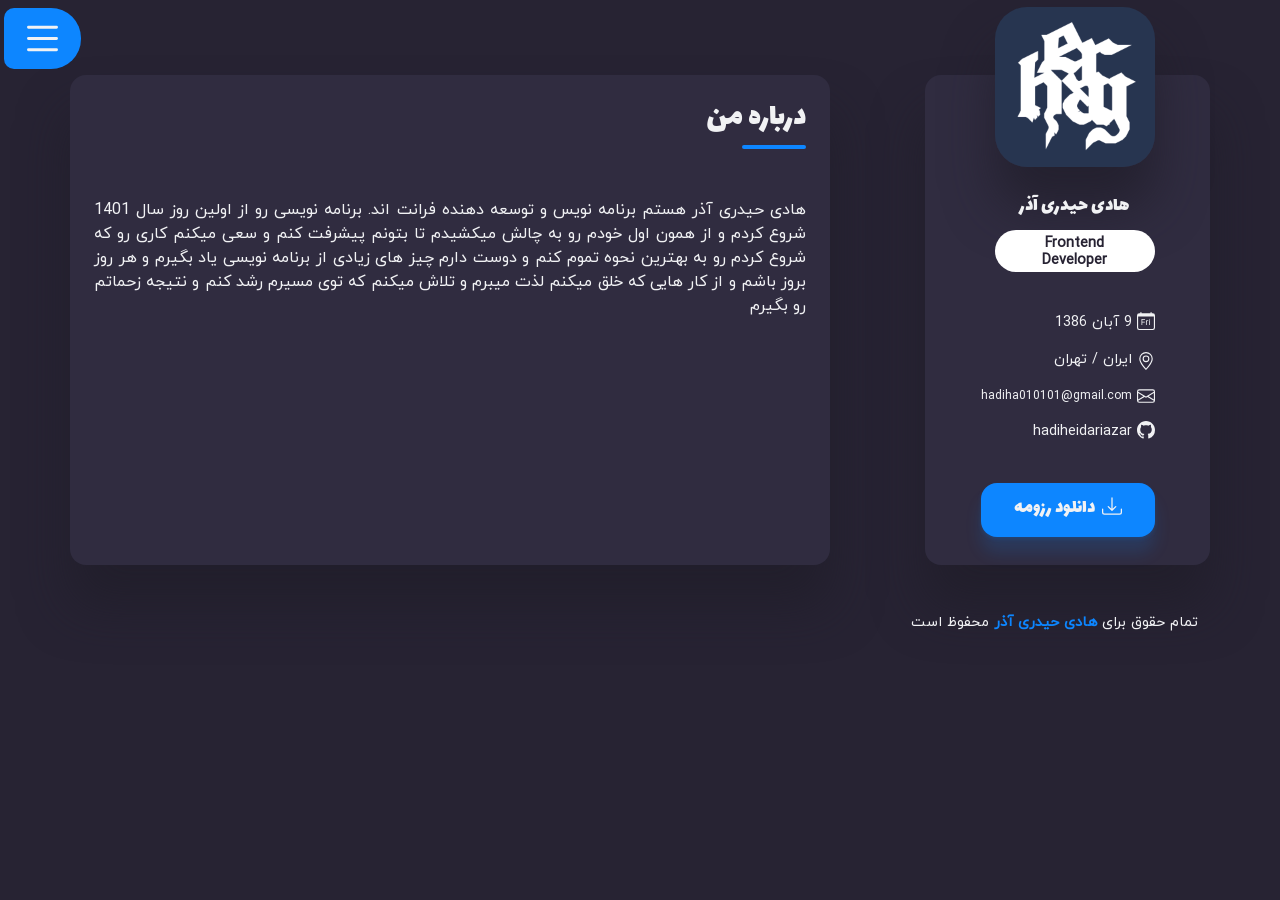
<file: index.html>
<!DOCTYPE html>
<html dir="rtl" lang="en">

<head>
    <meta charset="UTF-8">
    <meta http-equiv="X-UA-Compatible" content="IE=edge">
    <meta name="viewport" content="width=device-width, initial-scale=1.0">
    <link rel="stylesheet" href="./css/bootstrap.rtl.min.css">
    <link rel="stylesheet" href="./css/style.css">
    <link rel="icon" href="./image/hadiheidariazar.jpg">
    
    <!-- Primary Meta Tags -->
    <title> سایت شخصی هادی حیدری آذر </title>
    <meta name="title" content="Meta Tags — Preview, Edit and Generate" />
    <meta name="description" content="سایت شخصی هادی حیدری آذر برنامه نویس و توسعه دهنده فرانت اند">
    <meta name="keywords"
    content="هادی حیدری آذر, توسعه دهنده فرانت اند, فرانت اند دولوپر, برنامه نویس, hadiheidariazar, frontend developer, programmer">

    <!-- Open Graph / Facebook -->
    <meta property="og:type" content="website" />
    <meta property="og:url" content="https://hadiheidariazar.github.io/hadiheidariazar/" />
    <meta property="og:title" content="سایت شخصی هادی حیدری آذر" />
    <meta property="og:description"
        content="سایت شخصی هادی حیدری آذر برنامه نویس و توسعه دهنده فرانت اند" />
    <meta property="og:image" content="./image/hadiheidariazar.jpg" />

    <!-- Twitter -->
    <meta property="twitter:card" content="summary_large_image" />
    <meta property="twitter:url" content="https://hadiheidariazar.github.io/hadiheidariazar/" />
    <meta property="twitter:title" content="سایت شخصی هادی حیدری آذر" />
    <meta property="twitter:description" content="سایت شخصی هادی حیدری آذر برنامه نویس و توسعه دهنده فرانت اند" />
    <meta property="twitter:image" content="./image/hadiheidariazar.jpg" />

</head>

<body class="px-3 px-sm-0 d-lg-flex align-items-center">

    <div class="loader d-flex justify-content-center align-items-center">
        <div class="spinner-grow bg-blue" role="status">
            <span class="visually-hidden">Loading...</span>
        </div>
    </div>

    <header class="fixed-top mx-1 mt-2">
        <div class="menu bg-blue px-2 px-sm-3 py-1 py-sm-2">

            <svg xmlns="http://www.w3.org/2000/svg" width="45" height="45" fill="currentColor"
                class="bi bi-list icon-menu float-end" viewBox="0 0 16 16" style="cursor: pointer;">
                <path fill-rule="evenodd"
                    d="M2.5 12a.5.5 0 0 1 .5-.5h10a.5.5 0 0 1 0 1H3a.5.5 0 0 1-.5-.5zm0-4a.5.5 0 0 1 .5-.5h10a.5.5 0 0 1 0 1H3a.5.5 0 0 1-.5-.5zm0-4a.5.5 0 0 1 .5-.5h10a.5.5 0 0 1 0 1H3a.5.5 0 0 1-.5-.5z" />
            </svg>

            <ul class="menu-items none">
                <li>
                    <a class="page-link fs-7" href="./index.html"> درباره من </a>
                </li>
                <li>
                    <a class="page-link fs-7" href="./mySkills.html"> مهارت های من </a>
                </li>
                <li>
                    <a class="page-link fs-7" href="./contactMe.html"> ارتباط با من </a>
                </li>
                <li>
                    <a class="page-link fs-7" href="sampleWorks.html"> نمونه کارها </a>
                </li>
            </ul>
        </div>
    </header>

    <div class="container">
        <div class="row my-5">

            <!-- Section My Profile -->
            <div class="col-12 p-1 col-lg-3 bg-box shadow border-radius justify-content-center d-flex">

                <div class="my-profile text-center d-grid justify-content-center">

                    <div class="section-my-profile text-center">
                        <img src="./image/hadiheidariazar.jpg" alt="My Image" class="shadow">

                        <h4 class="f-lalezar fs-5 mt-4"> هادی حیدری آذر </h4>
                        <h4 class="fw-bold d-inline-block px-3 py-1 fs-7 bg-white font-black mt-1 rounded-pill">
                            Frontend Developer </h4>
                    </div>

                    <div class="my-specifications text-lg-start d-flex justify-content-center mt-4">
                        <div class="row d-flex d-lg-grid">
                            <div class="col-12 col-md-6 col-lg-12 my-2">

                                <svg xmlns="http://www.w3.org/2000/svg" width="18" height="18" fill="currentColor"
                                    class="bi bi-calendar-day mb-1" viewBox="0 0 16 16">
                                    <path
                                        d="M4.684 11.523v-2.3h2.261v-.61H4.684V6.801h2.464v-.61H4v5.332h.684zm3.296 0h.676V8.98c0-.554.227-1.007.953-1.007.125 0 .258.004.329.015v-.613a1.806 1.806 0 0 0-.254-.02c-.582 0-.891.32-1.012.567h-.02v-.504H7.98v4.105zm2.805-5.093c0 .238.192.425.43.425a.428.428 0 1 0 0-.855.426.426 0 0 0-.43.43zm.094 5.093h.672V7.418h-.672v4.105z" />
                                    <path
                                        d="M3.5 0a.5.5 0 0 1 .5.5V1h8V.5a.5.5 0 0 1 1 0V1h1a2 2 0 0 1 2 2v11a2 2 0 0 1-2 2H2a2 2 0 0 1-2-2V3a2 2 0 0 1 2-2h1V.5a.5.5 0 0 1 .5-.5zM1 4v10a1 1 0 0 0 1 1h12a1 1 0 0 0 1-1V4H1z" />
                                </svg>

                                <span class="fs-7 date-birth" title="تاریخ تولد"> 9 آبان 1386 </span>
                            </div>
                            <div class="col-12 col-md-6 col-lg-12 my-2">

                                <svg xmlns="http://www.w3.org/2000/svg" width="18" height="18" fill="currentColor"
                                    class="bi bi-geo-alt" viewBox="0 0 16 16">
                                    <path
                                        d="M12.166 8.94c-.524 1.062-1.234 2.12-1.96 3.07A31.493 31.493 0 0 1 8 14.58a31.481 31.481 0 0 1-2.206-2.57c-.726-.95-1.436-2.008-1.96-3.07C3.304 7.867 3 6.862 3 6a5 5 0 0 1 10 0c0 .862-.305 1.867-.834 2.94zM8 16s6-5.686 6-10A6 6 0 0 0 2 6c0 4.314 6 10 6 10z" />
                                    <path d="M8 8a2 2 0 1 1 0-4 2 2 0 0 1 0 4zm0 1a3 3 0 1 0 0-6 3 3 0 0 0 0 6z" />
                                </svg>

                                <span class="fs-7 location" title="آدرس"> ایران / تهران</span>
                            </div>
                            <div class="col-12 col-md-6 col-lg-12 my-2">

                                <svg xmlns="http://www.w3.org/2000/svg" width="18" height="18" fill="currentColor"
                                    class="bi bi-envelope" viewBox="0 0 16 16">
                                    <path
                                        d="M0 4a2 2 0 0 1 2-2h12a2 2 0 0 1 2 2v8a2 2 0 0 1-2 2H2a2 2 0 0 1-2-2V4Zm2-1a1 1 0 0 0-1 1v.217l7 4.2 7-4.2V4a1 1 0 0 0-1-1H2Zm13 2.383-4.708 2.825L15 11.105V5.383Zm-.034 6.876-5.64-3.471L8 9.583l-1.326-.795-5.64 3.47A1 1 0 0 0 2 13h12a1 1 0 0 0 .966-.741ZM1 11.105l4.708-2.897L1 5.383v5.722Z" />
                                </svg>

                                <a href="mailto:hadiha010101@gmail.com" title="آدرس ایمیل"
                                    class="text-decoration-none text-hover text-light-color" style="font-size: .75rem;">
                                    hadiha010101@gmail.com</a>
                            </div>
                            <div class="col-12 col-md-6 col-lg-12 my-2">

                                <svg xmlns="http://www.w3.org/2000/svg" width="18" height="18" fill="currentColor"
                                    class="bi bi-github mb-1" viewBox="0 0 16 16">
                                    <path
                                        d="M8 0C3.58 0 0 3.58 0 8c0 3.54 2.29 6.53 5.47 7.59.4.07.55-.17.55-.38 0-.19-.01-.82-.01-1.49-2.01.37-2.53-.49-2.69-.94-.09-.23-.48-.94-.82-1.13-.28-.15-.68-.52-.01-.53.63-.01 1.08.58 1.23.82.72 1.21 1.87.87 2.33.66.07-.52.28-.87.51-1.07-1.78-.2-3.64-.89-3.64-3.95 0-.87.31-1.59.82-2.15-.08-.2-.36-1.02.08-2.12 0 0 .67-.21 2.2.82.64-.18 1.32-.27 2-.27.68 0 1.36.09 2 .27 1.53-1.04 2.2-.82 2.2-.82.44 1.1.16 1.92.08 2.12.51.56.82 1.27.82 2.15 0 3.07-1.87 3.75-3.65 3.95.29.25.54.73.54 1.48 0 1.07-.01 1.93-.01 2.2 0 .21.15.46.55.38A8.012 8.012 0 0 0 16 8c0-4.42-3.58-8-8-8z" />
                                </svg>

                                <a href="https://github.com/hadiheidariazar" title="آدرس گیت هاب"
                                    class="fs-7 text-hover text-decoration-none text-light-color"> hadiheidariazar </a>
                            </div>
                        </div>
                    </div>

                    <div class=" download-page my-4 d-flex justify-content-center">

                        <a href="./files/hadiheidariazar.pdf"
                            class="bg-blue btn-hover fs-5 btn-download-page text-light-color f-lalezar border-radius text-light-color text-decoration-none mt-2"
                            download="./files/hadiheidariazar.pdf">

                            <svg xmlns="http://www.w3.org/2000/svg" width="20" height="20" fill="currentColor"
                                class="bi bi-download me-1 mb-2" viewBox="0 0 16 16">
                                <path
                                    d="M.5 9.9a.5.5 0 0 1 .5.5v2.5a1 1 0 0 0 1 1h12a1 1 0 0 0 1-1v-2.5a.5.5 0 0 1 1 0v2.5a2 2 0 0 1-2 2H2a2 2 0 0 1-2-2v-2.5a.5.5 0 0 1 .5-.5z" />
                                <path
                                    d="M7.646 11.854a.5.5 0 0 0 .708 0l3-3a.5.5 0 0 0-.708-.708L8.5 10.293V1.5a.5.5 0 0 0-1 0v8.793L5.354 8.146a.5.5 0 1 0-.708.708l3 3z" />
                            </svg>

                            دانلود رزومه </a>

                    </div>
                </div>

            </div>
            <!-- Section My Profile -->

            <!-- Section About Me -->
            <div class="col-12 p-1 col-lg-8 offset-lg-1 g-3 g-lg-0 bg-box shadow border-radius section-about-me p-4">
                <h2 class="f-lalezar section-title"> درباره من </h2>
                <div class="bg-blue underline-section-title border-radius"></div>
                <p class="text-about-me mt-4 mt-lg-5">
                    هادی حیدری آذر هستم برنامه نویس و توسعه دهنده فرانت اند. برنامه نویسی رو از اولین روز سال 1401 شروع
                    کردم و از همون اول خودم رو به چالش میکشیدم تا بتونم پیشرفت کنم و سعی میکنم کاری رو که شروع کردم رو
                    به بهترین نحوه تموم کنم و دوست دارم چیز های زیادی از برنامه نویسی یاد بگیرم و هر روز بروز باشم و از
                    کار هایی که خلق میکنم لذت میبرم و تلاش میکنم که توی مسیرم رشد کنم و نتیجه زحماتم رو بگیرم
                </p>
            </div>
            <!-- Section About Me -->

        </div>

        <footer>
            <span class="fs-7 footer-text"> تمام حقوق برای <span class="text-blue fw-bold"> هادی حیدری آذر </span> محفوظ
                است </span>
        </footer>
    </div>

    <script src="./js/bootstrap.bundle.min.js"></script>
    <script src="./js/features.js"></script>
</body>

</html>
</file>
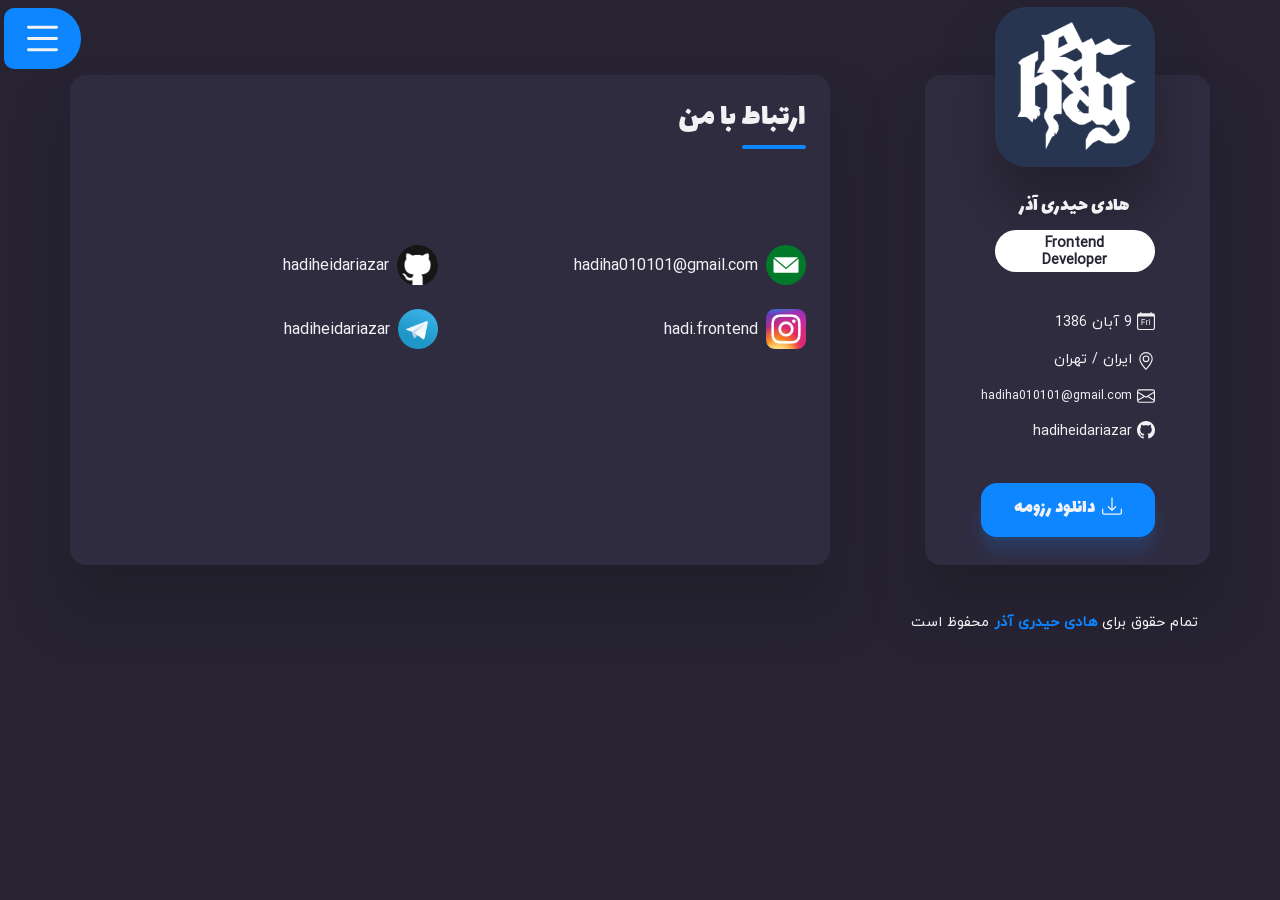
<file: contactMe.html>
<!DOCTYPE html>
<html dir="rtl" lang="en">

<head>
    <meta charset="UTF-8">
    <meta http-equiv="X-UA-Compatible" content="IE=edge">
    <meta name="viewport" content="width=device-width, initial-scale=1.0">
    <link rel="stylesheet" href="./css/bootstrap.rtl.min.css">
    <link rel="stylesheet" href="./css/contactMe.css">
    <link rel="icon" href="./image/hadiheidariazar.jpg">
    
    <!-- Primary Meta Tags -->
    <title> ارتباط با من </title>
    <meta name="title" content="Meta Tags — Preview, Edit and Generate" />
    <meta name="description" content="سایت شخصی هادی حیدری آذر برنامه نویس و توسعه دهنده فرانت اند">
    <meta name="keywords"
    content="هادی حیدری آذر, توسعه دهنده فرانت اند, فرانت اند دولوپر, برنامه نویس, hadiheidariazar, frontend developer, programmer">

    <!-- Open Graph / Facebook -->
    <meta property="og:type" content="website" />
    <meta property="og:url" content="https://hadiheidariazar.github.io/hadiheidariazar/" />
    <meta property="og:title" content="سایت شخصی هادی حیدری آذر" />
    <meta property="og:description"
        content="سایت شخصی هادی حیدری آذر برنامه نویس و توسعه دهنده فرانت اند" />
    <meta property="og:image" content="./image/hadiheidariazar.jpg" />

    <!-- Twitter -->
    <meta property="twitter:card" content="summary_large_image" />
    <meta property="twitter:url" content="https://hadiheidariazar.github.io/hadiheidariazar/" />
    <meta property="twitter:title" content="سایت شخصی هادی حیدری آذر" />
    <meta property="twitter:description" content="سایت شخصی هادی حیدری آذر برنامه نویس و توسعه دهنده فرانت اند" />
    <meta property="twitter:image" content="./image/hadiheidariazar.jpg" />
</head>

<body class="px-3 px-sm-0 d-lg-flex align-items-center">

    <div class="loader d-flex justify-content-center align-items-center">
        <div class="spinner-grow bg-blue" role="status">
            <span class="visually-hidden">Loading...</span>
        </div>
    </div>

    <header class="fixed-top mx-1 mt-2">
        <div class="menu bg-blue px-2 px-sm-3 py-1 py-sm-2">

            <svg xmlns="http://www.w3.org/2000/svg" width="45" height="45" fill="currentColor"
                class="bi bi-list icon-menu float-end" viewBox="0 0 16 16" style="cursor: pointer;">
                <path fill-rule="evenodd"
                    d="M2.5 12a.5.5 0 0 1 .5-.5h10a.5.5 0 0 1 0 1H3a.5.5 0 0 1-.5-.5zm0-4a.5.5 0 0 1 .5-.5h10a.5.5 0 0 1 0 1H3a.5.5 0 0 1-.5-.5zm0-4a.5.5 0 0 1 .5-.5h10a.5.5 0 0 1 0 1H3a.5.5 0 0 1-.5-.5z" />
            </svg>

            <ul class="menu-items none">
                <li>
                    <a class="page-link fs-7" href="./index.html"> درباره من </a>
                </li>
                <li>
                    <a class="page-link fs-7" href="./mySkills.html"> مهارت های من </a>
                </li>
                <li>
                    <a class="page-link fs-7" href="./contactMe.html"> ارتباط با من </a>
                </li>
                <li>
                    <a class="page-link fs-7" href="sampleWorks.html"> نمونه کارها </a>
                </li>
            </ul>
        </div>
    </header>

    <div class="container">
        <div class="row my-5">

            <!-- Section My Profile -->
            <div class="col-12 p-1 col-lg-3 bg-box shadow border-radius justify-content-center d-flex">

                <div class="my-profile text-center d-grid justify-content-center">

                    <div class="section-my-profile text-center">
                        <img src="./image/hadiheidariazar.jpg" alt="My Image" class="shadow">

                        <h4 class="f-lalezar fs-5 mt-4"> هادی حیدری آذر </h4>
                        <h4 class="fw-bold d-inline-block px-3 py-1 fs-7 bg-white font-black mt-1 rounded-pill">
                            Frontend Developer </h4>
                    </div>

                    <div class="my-specifications text-lg-start d-flex justify-content-center mt-4">
                        <div class="row d-flex d-lg-grid">
                            <div class="col-12 col-md-6 col-lg-12 my-2">

                                <svg xmlns="http://www.w3.org/2000/svg" width="18" height="18" fill="currentColor"
                                    class="bi bi-calendar-day mb-1" viewBox="0 0 16 16">
                                    <path
                                        d="M4.684 11.523v-2.3h2.261v-.61H4.684V6.801h2.464v-.61H4v5.332h.684zm3.296 0h.676V8.98c0-.554.227-1.007.953-1.007.125 0 .258.004.329.015v-.613a1.806 1.806 0 0 0-.254-.02c-.582 0-.891.32-1.012.567h-.02v-.504H7.98v4.105zm2.805-5.093c0 .238.192.425.43.425a.428.428 0 1 0 0-.855.426.426 0 0 0-.43.43zm.094 5.093h.672V7.418h-.672v4.105z" />
                                    <path
                                        d="M3.5 0a.5.5 0 0 1 .5.5V1h8V.5a.5.5 0 0 1 1 0V1h1a2 2 0 0 1 2 2v11a2 2 0 0 1-2 2H2a2 2 0 0 1-2-2V3a2 2 0 0 1 2-2h1V.5a.5.5 0 0 1 .5-.5zM1 4v10a1 1 0 0 0 1 1h12a1 1 0 0 0 1-1V4H1z" />
                                </svg>

                                <span class="fs-7 date-birth" title="تاریخ تولد"> 9 آبان 1386 </span>
                            </div>
                            <div class="col-12 col-md-6 col-lg-12 my-2">

                                <svg xmlns="http://www.w3.org/2000/svg" width="18" height="18" fill="currentColor"
                                    class="bi bi-geo-alt" viewBox="0 0 16 16">
                                    <path
                                        d="M12.166 8.94c-.524 1.062-1.234 2.12-1.96 3.07A31.493 31.493 0 0 1 8 14.58a31.481 31.481 0 0 1-2.206-2.57c-.726-.95-1.436-2.008-1.96-3.07C3.304 7.867 3 6.862 3 6a5 5 0 0 1 10 0c0 .862-.305 1.867-.834 2.94zM8 16s6-5.686 6-10A6 6 0 0 0 2 6c0 4.314 6 10 6 10z" />
                                    <path d="M8 8a2 2 0 1 1 0-4 2 2 0 0 1 0 4zm0 1a3 3 0 1 0 0-6 3 3 0 0 0 0 6z" />
                                </svg>

                                <span class="fs-7 location" title="آدرس"> ایران / تهران</span>
                            </div>
                            <div class="col-12 col-md-6 col-lg-12 my-2">

                                <svg xmlns="http://www.w3.org/2000/svg" width="18" height="18" fill="currentColor"
                                    class="bi bi-envelope" viewBox="0 0 16 16">
                                    <path
                                        d="M0 4a2 2 0 0 1 2-2h12a2 2 0 0 1 2 2v8a2 2 0 0 1-2 2H2a2 2 0 0 1-2-2V4Zm2-1a1 1 0 0 0-1 1v.217l7 4.2 7-4.2V4a1 1 0 0 0-1-1H2Zm13 2.383-4.708 2.825L15 11.105V5.383Zm-.034 6.876-5.64-3.471L8 9.583l-1.326-.795-5.64 3.47A1 1 0 0 0 2 13h12a1 1 0 0 0 .966-.741ZM1 11.105l4.708-2.897L1 5.383v5.722Z" />
                                </svg>

                                <a href="mailto:hadiha010101@gmail.com" title="آدرس ایمیل"
                                    class="text-decoration-none text-hover text-light-color" style="font-size: .75rem;">
                                    hadiha010101@gmail.com</a>
                            </div>
                            <div class="col-12 col-md-6 col-lg-12 my-2">

                                <svg xmlns="http://www.w3.org/2000/svg" width="18" height="18" fill="currentColor"
                                    class="bi bi-github mb-1" viewBox="0 0 16 16">
                                    <path
                                        d="M8 0C3.58 0 0 3.58 0 8c0 3.54 2.29 6.53 5.47 7.59.4.07.55-.17.55-.38 0-.19-.01-.82-.01-1.49-2.01.37-2.53-.49-2.69-.94-.09-.23-.48-.94-.82-1.13-.28-.15-.68-.52-.01-.53.63-.01 1.08.58 1.23.82.72 1.21 1.87.87 2.33.66.07-.52.28-.87.51-1.07-1.78-.2-3.64-.89-3.64-3.95 0-.87.31-1.59.82-2.15-.08-.2-.36-1.02.08-2.12 0 0 .67-.21 2.2.82.64-.18 1.32-.27 2-.27.68 0 1.36.09 2 .27 1.53-1.04 2.2-.82 2.2-.82.44 1.1.16 1.92.08 2.12.51.56.82 1.27.82 2.15 0 3.07-1.87 3.75-3.65 3.95.29.25.54.73.54 1.48 0 1.07-.01 1.93-.01 2.2 0 .21.15.46.55.38A8.012 8.012 0 0 0 16 8c0-4.42-3.58-8-8-8z" />
                                </svg>

                                <a href="https://github.com/hadiheidariazar" title="آدرس گیت هاب"
                                    class="fs-7 text-hover text-decoration-none text-light-color"> hadiheidariazar </a>
                            </div>
                        </div>
                    </div>

                    <div class=" download-page my-4 d-flex justify-content-center">

                        <a href="./files/hadiheidariazar.pdf"
                            class="bg-blue btn-hover fs-5 btn-download-page text-light-color f-lalezar border-radius text-light-color text-decoration-none mt-2" download="./files/hadiheidariazar.pdf">

                            <svg xmlns="http://www.w3.org/2000/svg" width="20" height="20" fill="currentColor"
                                class="bi bi-download me-1 mb-2" viewBox="0 0 16 16">
                                <path
                                    d="M.5 9.9a.5.5 0 0 1 .5.5v2.5a1 1 0 0 0 1 1h12a1 1 0 0 0 1-1v-2.5a.5.5 0 0 1 1 0v2.5a2 2 0 0 1-2 2H2a2 2 0 0 1-2-2v-2.5a.5.5 0 0 1 .5-.5z" />
                                <path
                                    d="M7.646 11.854a.5.5 0 0 0 .708 0l3-3a.5.5 0 0 0-.708-.708L8.5 10.293V1.5a.5.5 0 0 0-1 0v8.793L5.354 8.146a.5.5 0 1 0-.708.708l3 3z" />
                            </svg>

                            دانلود رزومه </a>

                    </div>
                </div>

            </div>
            <!-- Section My Profile -->

            <!-- Section Contact with Me -->
            <div class="col-12 p-1 col-lg-8 offset-lg-1 g-3 g-lg-0 bg-box shadow border-radius section-contact-me p-4">
                <h2 class="f-lalezar section-title"> ارتباط با من </h2>
                <div class="bg-blue underline-section-title border-radius"></div>

                <div class="contact-me">
                    <div class="row">
                        <div class="col-12 col-sm-6">
                            <div class="container-contact-me email w-max-content">
                                <a href="mailto:hadiha010101@gmail.com"
                                    class="text-decoration-none text-light-color title-link h-100 d-flex align-items-center">
                                <img src="./image/email.png" alt="Icon Email" class="h-100 me-2">

                                    hadiha010101@gmail.com </a>
                            </div>
                        </div>
                        <div class="col-12 col-sm-6 mt-4 mt-sm-0">
                            <div class="container-contact-me github w-max-content">
                                <a href="https://github.com/hadiheidariazar"
                                    class="text-decoration-none text-light-color title-link d-flex align-items-center h-100" target="_blank">

                                <img src="./image/github.png" alt="Icon Github" class="h-100 me-2">

                                    hadiheidariazar </a>
                            </div>
                        </div>
                        <div class="col-12 col-sm-6 mt-4">
                            <div class="container-contact-me instagram w-max-content">
                                <a href="https://instagram.com/hadi.frontend"
                                    class="text-decoration-none text-light-color d-flex align-items-center title-link h-100" target="_blank">

                                <img src="./image/instagram.png" alt="Icon Instagram" class="h-100 me-2">

                                    hadi.frontend </a>
                            </div>
                        </div>
                        <div class="col-12 col-sm-6 mt-4">
                            <div class="container-contact-me telegram w-max-content">
                                <a href="https://t.me/hadiheidariazar"
                                    class="text-decoration-none text-light-color d-flex align-items-center h-100 title-link" target="_blank">

                                <img src="./image/telgram.png" alt="Icon Telegram" class="h-100 me-2">

                                    hadiheidariazar </a>
                            </div>
                        </div>
                    </div>
                </div>
            </div>
            <!-- Section Contact with Me -->

        </div>

        <footer>
            <span class="fs-7 footer-text"> تمام حقوق برای <span class="text-blue fw-bold"> هادی حیدری آذر </span> محفوظ
                است </span>
        </footer>
    </div>


    <script src="./js/bootstrap.bundle.min.js"></script>
    <script src="./js/features.js"></script>
</body>

</html>
</file>
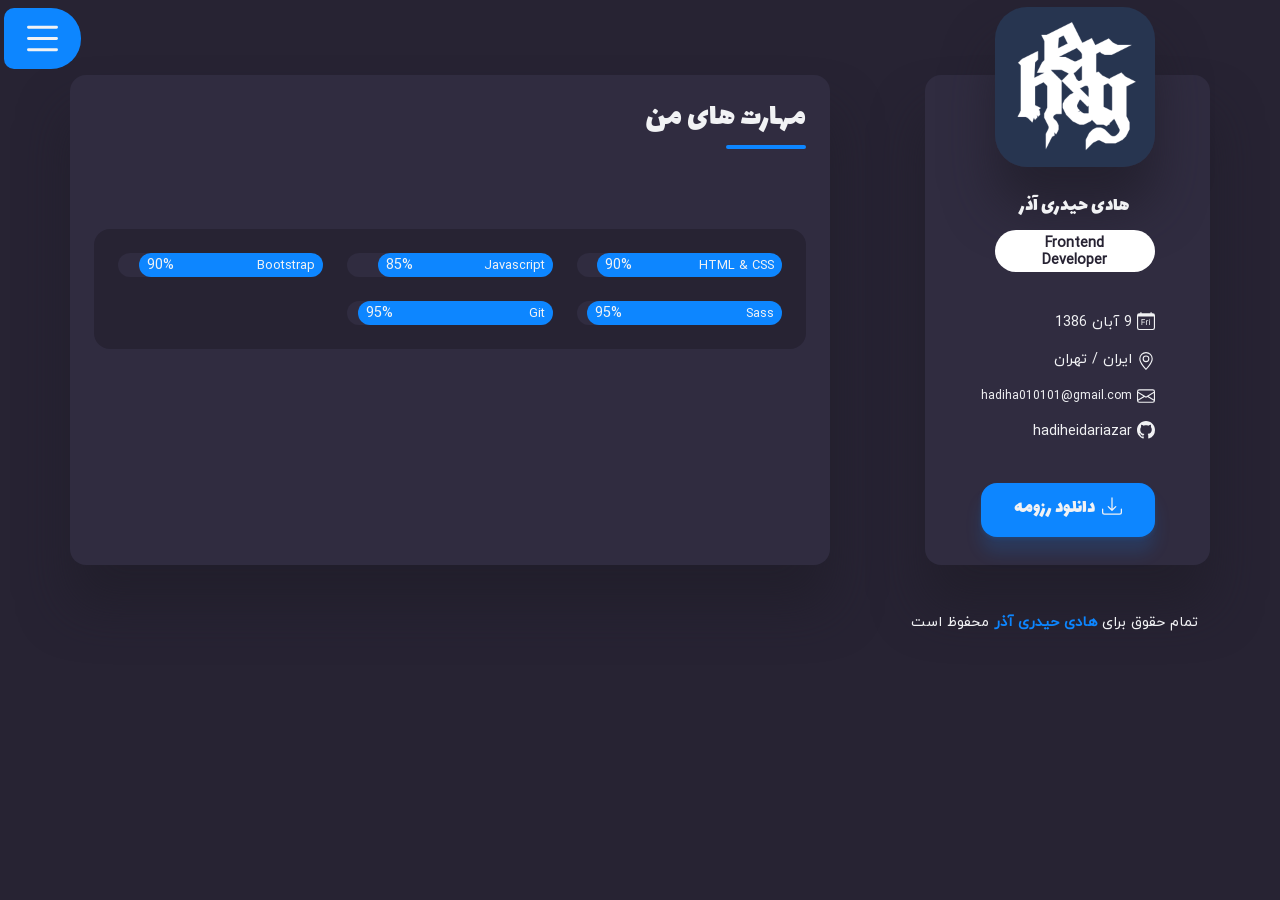
<file: mySkills.html>
<!DOCTYPE html>
<html dir="rtl" lang="en">

<head>
    <meta charset="UTF-8">
    <meta http-equiv="X-UA-Compatible" content="IE=edge">
    <meta name="viewport" content="width=device-width, initial-scale=1.0">
    <link rel="stylesheet" href="./css/bootstrap.rtl.min.css">
    <link rel="stylesheet" href="./css/mySkills.css">
    <link rel="icon" href="./image/hadiheidariazar.jpg">
    
    <!-- Primary Meta Tags -->
    <title> مهارت های من </title>
    <meta name="title" content="Meta Tags — Preview, Edit and Generate" />
    <meta name="description" content="سایت شخصی هادی حیدری آذر برنامه نویس و توسعه دهنده فرانت اند">
    <meta name="keywords"
    content="هادی حیدری آذر, توسعه دهنده فرانت اند, فرانت اند دولوپر, برنامه نویس, hadiheidariazar, frontend developer, programmer">

    <!-- Open Graph / Facebook -->
    <meta property="og:type" content="website" />
    <meta property="og:url" content="https://hadiheidariazar.github.io/hadiheidariazar/" />
    <meta property="og:title" content="سایت شخصی هادی حیدری آذر" />
    <meta property="og:description"
        content="سایت شخصی هادی حیدری آذر برنامه نویس و توسعه دهنده فرانت اند" />
    <meta property="og:image" content="./image/hadiheidariazar.jpg" />

    <!-- Twitter -->
    <meta property="twitter:card" content="summary_large_image" />
    <meta property="twitter:url" content="https://hadiheidariazar.github.io/hadiheidariazar/" />
    <meta property="twitter:title" content="سایت شخصی هادی حیدری آذر" />
    <meta property="twitter:description" content="سایت شخصی هادی حیدری آذر برنامه نویس و توسعه دهنده فرانت اند" />
    <meta property="twitter:image" content="./image/hadiheidariazar.jpg" />
</head>

<body class="px-3 px-sm-0 d-lg-flex align-items-center">

    <div class="loader d-flex justify-content-center align-items-center">
        <div class="spinner-grow bg-blue" role="status">
            <span class="visually-hidden">Loading...</span>
        </div>
    </div>

    <header class="fixed-top mx-1 mt-2">
        <div class="menu bg-blue px-2 px-sm-3 py-1 py-sm-2">

            <svg xmlns="http://www.w3.org/2000/svg" width="45" height="45" fill="currentColor"
                class="bi bi-list icon-menu float-end" viewBox="0 0 16 16" style="cursor: pointer;">
                <path fill-rule="evenodd"
                    d="M2.5 12a.5.5 0 0 1 .5-.5h10a.5.5 0 0 1 0 1H3a.5.5 0 0 1-.5-.5zm0-4a.5.5 0 0 1 .5-.5h10a.5.5 0 0 1 0 1H3a.5.5 0 0 1-.5-.5zm0-4a.5.5 0 0 1 .5-.5h10a.5.5 0 0 1 0 1H3a.5.5 0 0 1-.5-.5z" />
            </svg>

            <ul class="menu-items none">
                <li>
                    <a class="page-link fs-7" href="./index.html"> درباره من </a>
                </li>
                <li>
                    <a class="page-link fs-7" href="./mySkills.html"> مهارت های من </a>
                </li>
                <li>
                    <a class="page-link fs-7" href="./contactMe.html"> ارتباط با من </a>
                </li>
                <li>
                    <a class="page-link fs-7" href="sampleWorks.html"> نمونه کارها </a>
                </li>
            </ul>
        </div>
    </header>

    <div class="container">
        <div class="row my-5">

            <!-- Section My Profile -->
            <div class="col-12 p-1 col-lg-3 bg-box shadow border-radius justify-content-center d-flex">

                <div class="my-profile text-center d-grid justify-content-center">

                    <div class="section-my-profile text-center">
                        <img src="./image/hadiheidariazar.jpg" alt="My Image" class="shadow">

                        <h4 class="f-lalezar fs-5 mt-4"> هادی حیدری آذر </h4>
                        <h4 class="fw-bold d-inline-block px-3 py-1 fs-7 bg-white font-black mt-1 rounded-pill">
                            Frontend Developer </h4>
                    </div>

                    <div class="my-specifications text-lg-start d-flex justify-content-center mt-4">
                        <div class="row d-flex d-lg-grid">
                            <div class="col-12 col-md-6 col-lg-12 my-2">

                                <svg xmlns="http://www.w3.org/2000/svg" width="18" height="18" fill="currentColor"
                                    class="bi bi-calendar-day mb-1" viewBox="0 0 16 16">
                                    <path
                                        d="M4.684 11.523v-2.3h2.261v-.61H4.684V6.801h2.464v-.61H4v5.332h.684zm3.296 0h.676V8.98c0-.554.227-1.007.953-1.007.125 0 .258.004.329.015v-.613a1.806 1.806 0 0 0-.254-.02c-.582 0-.891.32-1.012.567h-.02v-.504H7.98v4.105zm2.805-5.093c0 .238.192.425.43.425a.428.428 0 1 0 0-.855.426.426 0 0 0-.43.43zm.094 5.093h.672V7.418h-.672v4.105z" />
                                    <path
                                        d="M3.5 0a.5.5 0 0 1 .5.5V1h8V.5a.5.5 0 0 1 1 0V1h1a2 2 0 0 1 2 2v11a2 2 0 0 1-2 2H2a2 2 0 0 1-2-2V3a2 2 0 0 1 2-2h1V.5a.5.5 0 0 1 .5-.5zM1 4v10a1 1 0 0 0 1 1h12a1 1 0 0 0 1-1V4H1z" />
                                </svg>

                                <span class="fs-7 date-birth" title="تاریخ تولد"> 9 آبان 1386 </span>
                            </div>
                            <div class="col-12 col-md-6 col-lg-12 my-2">

                                <svg xmlns="http://www.w3.org/2000/svg" width="18" height="18" fill="currentColor"
                                    class="bi bi-geo-alt" viewBox="0 0 16 16">
                                    <path
                                        d="M12.166 8.94c-.524 1.062-1.234 2.12-1.96 3.07A31.493 31.493 0 0 1 8 14.58a31.481 31.481 0 0 1-2.206-2.57c-.726-.95-1.436-2.008-1.96-3.07C3.304 7.867 3 6.862 3 6a5 5 0 0 1 10 0c0 .862-.305 1.867-.834 2.94zM8 16s6-5.686 6-10A6 6 0 0 0 2 6c0 4.314 6 10 6 10z" />
                                    <path d="M8 8a2 2 0 1 1 0-4 2 2 0 0 1 0 4zm0 1a3 3 0 1 0 0-6 3 3 0 0 0 0 6z" />
                                </svg>

                                <span class="fs-7 location" title="آدرس"> ایران / تهران</span>
                            </div>
                            <div class="col-12 col-md-6 col-lg-12 my-2">

                                <svg xmlns="http://www.w3.org/2000/svg" width="18" height="18" fill="currentColor"
                                    class="bi bi-envelope" viewBox="0 0 16 16">
                                    <path
                                        d="M0 4a2 2 0 0 1 2-2h12a2 2 0 0 1 2 2v8a2 2 0 0 1-2 2H2a2 2 0 0 1-2-2V4Zm2-1a1 1 0 0 0-1 1v.217l7 4.2 7-4.2V4a1 1 0 0 0-1-1H2Zm13 2.383-4.708 2.825L15 11.105V5.383Zm-.034 6.876-5.64-3.471L8 9.583l-1.326-.795-5.64 3.47A1 1 0 0 0 2 13h12a1 1 0 0 0 .966-.741ZM1 11.105l4.708-2.897L1 5.383v5.722Z" />
                                </svg>

                                <a href="mailto:hadiha010101@gmail.com" title="آدرس ایمیل"
                                    class="text-decoration-none text-hover text-light-color" style="font-size: .75rem;">
                                    hadiha010101@gmail.com</a>
                            </div>
                            <div class="col-12 col-md-6 col-lg-12 my-2">

                                <svg xmlns="http://www.w3.org/2000/svg" width="18" height="18" fill="currentColor"
                                    class="bi bi-github mb-1" viewBox="0 0 16 16">
                                    <path
                                        d="M8 0C3.58 0 0 3.58 0 8c0 3.54 2.29 6.53 5.47 7.59.4.07.55-.17.55-.38 0-.19-.01-.82-.01-1.49-2.01.37-2.53-.49-2.69-.94-.09-.23-.48-.94-.82-1.13-.28-.15-.68-.52-.01-.53.63-.01 1.08.58 1.23.82.72 1.21 1.87.87 2.33.66.07-.52.28-.87.51-1.07-1.78-.2-3.64-.89-3.64-3.95 0-.87.31-1.59.82-2.15-.08-.2-.36-1.02.08-2.12 0 0 .67-.21 2.2.82.64-.18 1.32-.27 2-.27.68 0 1.36.09 2 .27 1.53-1.04 2.2-.82 2.2-.82.44 1.1.16 1.92.08 2.12.51.56.82 1.27.82 2.15 0 3.07-1.87 3.75-3.65 3.95.29.25.54.73.54 1.48 0 1.07-.01 1.93-.01 2.2 0 .21.15.46.55.38A8.012 8.012 0 0 0 16 8c0-4.42-3.58-8-8-8z" />
                                </svg>

                                <a href="https://github.com/hadiheidariazar" title="آدرس گیت هاب"
                                    class="fs-7 text-hover text-decoration-none text-light-color"> hadiheidariazar </a>
                            </div>
                        </div>
                    </div>

                    <div class=" download-page my-4 d-flex justify-content-center">

                        <a href="./files/hadiheidariazar.pdf"
                            class="bg-blue btn-hover fs-5 btn-download-page text-light-color f-lalezar border-radius text-light-color text-decoration-none mt-2" download="./files/hadiheidariazar.pdf">

                            <svg xmlns="http://www.w3.org/2000/svg" width="20" height="20" fill="currentColor"
                                class="bi bi-download me-1 mb-2" viewBox="0 0 16 16">
                                <path
                                    d="M.5 9.9a.5.5 0 0 1 .5.5v2.5a1 1 0 0 0 1 1h12a1 1 0 0 0 1-1v-2.5a.5.5 0 0 1 1 0v2.5a2 2 0 0 1-2 2H2a2 2 0 0 1-2-2v-2.5a.5.5 0 0 1 .5-.5z" />
                                <path
                                    d="M7.646 11.854a.5.5 0 0 0 .708 0l3-3a.5.5 0 0 0-.708-.708L8.5 10.293V1.5a.5.5 0 0 0-1 0v8.793L5.354 8.146a.5.5 0 1 0-.708.708l3 3z" />
                            </svg>

                            دانلود رزومه </a>

                    </div>
                </div>

            </div>
            <!-- Section My Profile -->

            <!-- Section About Me -->
            <div class="col-12 p-1 col-lg-8 offset-lg-1 g-3 g-lg-0 bg-box shadow border-radius section-my-skills p-4">
                <h2 class="f-lalezar section-title"> مهارت های من </h2>
                <div class="bg-blue underline-section-title border-radius"></div>

                <div class="skills bg-page p-4  border-radius h-max-content">
                    <div class="row">
                        <div class="col-12 col-sm-6 col-lg-4">
                            <div class="container-skill bg-box rounded-pill w-100">
                                <span class="skill-name d-inline-block ms-2"> HTML & CSS </span>
                                <div class="value-skill value-90 h-100 bg-blue rounded-pill d-flex align-items-center">
                                    <span class="value-number-skill ms-auto me-2 fs-7"> 90% </span>
                                </div>
                            </div>
                        </div>
                        <div class="col-12 col-sm-6 col-lg-4 mt-4 mt-sm-0">
                            <div class="container-skill bg-box rounded-pill w-100">
                                <span class="skill-name d-inline-block ms-2"> Javascript </span>
                                <div class="value-skill value-85 h-100 bg-blue rounded-pill d-flex align-items-center">
                                    <span class="value-number-skill ms-auto me-2 fs-7"> 85% </span>
                                </div>
                            </div>
                        </div>
                        <div class="col-12 col-sm-6 col-lg-4 mt-4 mt-lg-0">
                            <div class="container-skill bg-box rounded-pill w-100">
                                <span class="skill-name d-inline-block ms-2"> Bootstrap </span>
                                <div class="value-skill value-90 h-100 bg-blue rounded-pill d-flex align-items-center">
                                    <span class="value-number-skill ms-auto me-2 fs-7"> 90% </span>
                                </div>
                            </div>
                        </div>
                        <div class="col-12 col-sm-6 col-lg-4 mt-4">
                            <div class="container-skill bg-box rounded-pill w-100">
                                <span class="skill-name d-inline-block ms-2"> Sass </span>
                                <div class="value-skill value-95 h-100 bg-blue rounded-pill d-flex align-items-center">
                                    <span class="value-number-skill ms-auto me-2 fs-7"> 95% </span>
                                </div>
                            </div>
                        </div>
                        <div class="col-12 col-sm-6 col-lg-4 mt-4">
                            <div class="container-skill bg-box rounded-pill w-100">
                                <span class="skill-name d-inline-block ms-2"> Git </span>
                                <div class="value-skill value-95 h-100 bg-blue rounded-pill d-flex align-items-center">
                                    <span class="value-number-skill ms-auto me-2 fs-7"> 95% </span>
                                </div>
                            </div>
                        </div>
                    </div>
                </div>
            </div>
            <!-- Section About Me -->

        </div>

        <footer>
            <span class="fs-7 footer-text"> تمام حقوق برای <span class="text-blue fw-bold"> هادی حیدری آذر </span> محفوظ
                است </span>
        </footer>
    </div>


    <script src="./js/bootstrap.bundle.min.js"></script>
    <script src="./js/features.js"></script>
</body>

</html>
</file>
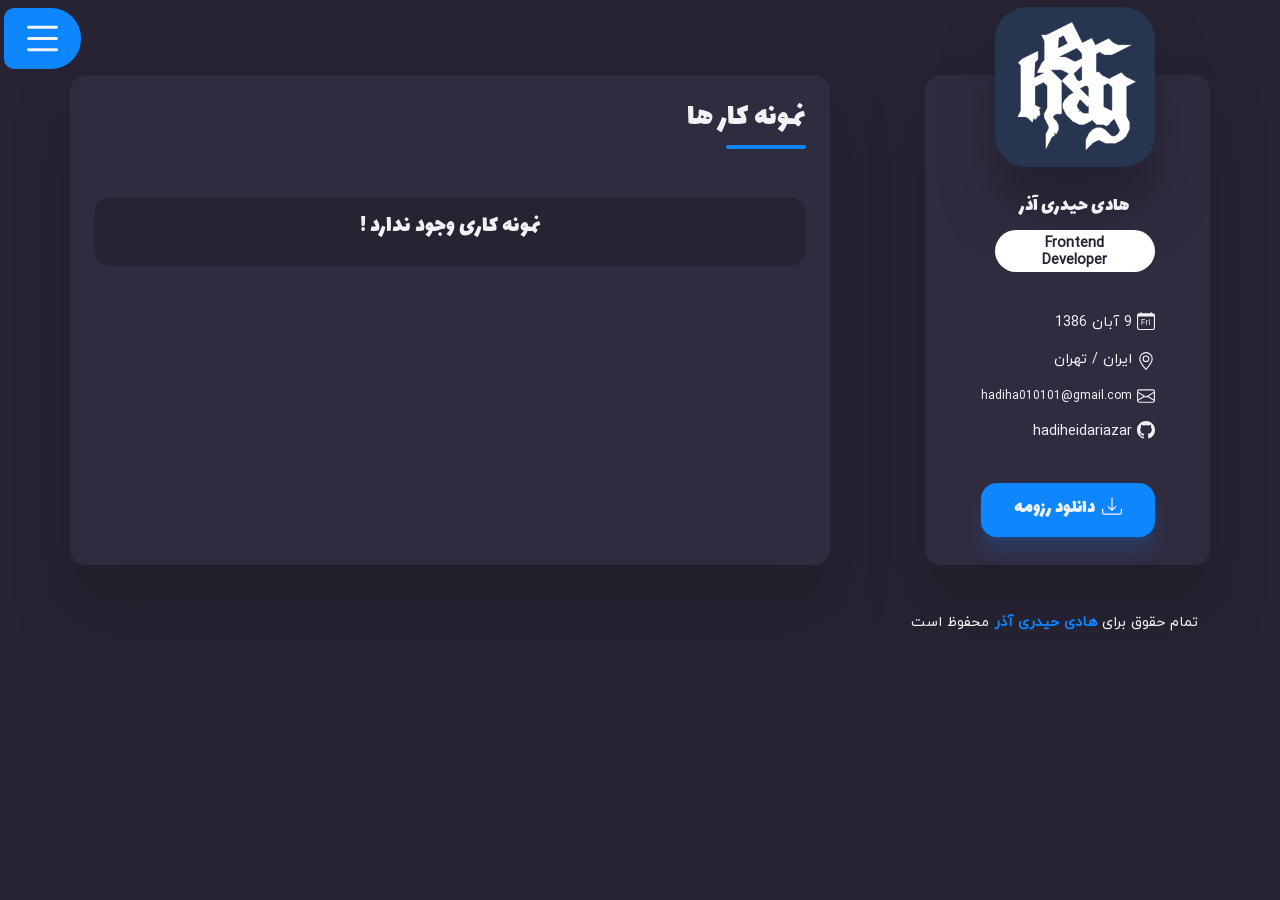
<file: sampleWorks.html>
<!DOCTYPE html>
<html dir="rtl" lang="en">

<head>
    <meta charset="UTF-8">
    <meta http-equiv="X-UA-Compatible" content="IE=edge">
    <meta name="viewport" content="width=device-width, initial-scale=1.0">
    <link rel="stylesheet" href="./css/bootstrap.rtl.min.css">
    <link rel="stylesheet" href="./css/sampleWorks.css">
    <link rel="icon" href="./image/hadiheidariazar.jpg">
    
    <!-- Primary Meta Tags -->
    <title> نمونه کارهای من </title>
    <meta name="title" content="Meta Tags — Preview, Edit and Generate" />
    <meta name="description" content="سایت شخصی هادی حیدری آذر برنامه نویس و توسعه دهنده فرانت اند">
    <meta name="keywords"
    content="هادی حیدری آذر, توسعه دهنده فرانت اند, فرانت اند دولوپر, برنامه نویس, hadiheidariazar, frontend developer, programmer">

    <!-- Open Graph / Facebook -->
    <meta property="og:type" content="website" />
    <meta property="og:url" content="https://hadiheidariazar.github.io/hadiheidariazar/" />
    <meta property="og:title" content="سایت شخصی هادی حیدری آذر" />
    <meta property="og:description"
        content="سایت شخصی هادی حیدری آذر برنامه نویس و توسعه دهنده فرانت اند" />
    <meta property="og:image" content="./image/hadiheidariazar.jpg" />

    <!-- Twitter -->
    <meta property="twitter:card" content="summary_large_image" />
    <meta property="twitter:url" content="https://hadiheidariazar.github.io/hadiheidariazar/" />
    <meta property="twitter:title" content="سایت شخصی هادی حیدری آذر" />
    <meta property="twitter:description" content="سایت شخصی هادی حیدری آذر برنامه نویس و توسعه دهنده فرانت اند" />
    <meta property="twitter:image" content="./image/hadiheidariazar.jpg" />
</head>

<body class="px-3 px-sm-0 d-lg-flex align-items-center">

    <div class="loader d-flex justify-content-center align-items-center">
        <div class="spinner-grow bg-blue" role="status">
            <span class="visually-hidden">Loading...</span>
        </div>
    </div>

    <header class="fixed-top mx-1 mt-2">
        <div class="menu bg-blue px-2 px-sm-3 py-1 py-sm-2">

            <svg xmlns="http://www.w3.org/2000/svg" width="45" height="45" fill="currentColor"
                class="bi bi-list icon-menu float-end" viewBox="0 0 16 16" style="cursor: pointer;">
                <path fill-rule="evenodd"
                    d="M2.5 12a.5.5 0 0 1 .5-.5h10a.5.5 0 0 1 0 1H3a.5.5 0 0 1-.5-.5zm0-4a.5.5 0 0 1 .5-.5h10a.5.5 0 0 1 0 1H3a.5.5 0 0 1-.5-.5zm0-4a.5.5 0 0 1 .5-.5h10a.5.5 0 0 1 0 1H3a.5.5 0 0 1-.5-.5z" />
            </svg>

            <ul class="menu-items none">
                <li>
                    <a class="page-link fs-7" href="./index.html"> درباره من </a>
                </li>
                <li>
                    <a class="page-link fs-7" href="./mySkills.html"> مهارت های من </a>
                </li>
                <li>
                    <a class="page-link fs-7" href="./contactMe.html"> ارتباط با من </a>
                </li>
                <li>
                    <a class="page-link fs-7" href="sampleWorks.html"> نمونه کارها </a>
                </li>
            </ul>
        </div>
    </header>

    <div class="container">
        <div class="row my-5">

            <!-- Section My Profile -->
            <div class="col-12 p-1 col-lg-3 bg-box shadow border-radius justify-content-center d-flex">

                <div class="my-profile text-center d-grid justify-content-center">

                    <div class="section-my-profile text-center">
                        <img src="./image/hadiheidariazar.jpg" alt="My Image" class="shadow">

                        <h4 class="f-lalezar fs-5 mt-4"> هادی حیدری آذر </h4>
                        <h4 class="fw-bold d-inline-block px-3 py-1 fs-7 bg-white font-black mt-1 rounded-pill">
                            Frontend Developer </h4>
                    </div>

                    <div class="my-specifications text-lg-start d-flex justify-content-center mt-4">
                        <div class="row d-flex d-lg-grid">
                            <div class="col-12 col-md-6 col-lg-12 my-2">

                                <svg xmlns="http://www.w3.org/2000/svg" width="18" height="18" fill="currentColor"
                                    class="bi bi-calendar-day mb-1" viewBox="0 0 16 16">
                                    <path
                                        d="M4.684 11.523v-2.3h2.261v-.61H4.684V6.801h2.464v-.61H4v5.332h.684zm3.296 0h.676V8.98c0-.554.227-1.007.953-1.007.125 0 .258.004.329.015v-.613a1.806 1.806 0 0 0-.254-.02c-.582 0-.891.32-1.012.567h-.02v-.504H7.98v4.105zm2.805-5.093c0 .238.192.425.43.425a.428.428 0 1 0 0-.855.426.426 0 0 0-.43.43zm.094 5.093h.672V7.418h-.672v4.105z" />
                                    <path
                                        d="M3.5 0a.5.5 0 0 1 .5.5V1h8V.5a.5.5 0 0 1 1 0V1h1a2 2 0 0 1 2 2v11a2 2 0 0 1-2 2H2a2 2 0 0 1-2-2V3a2 2 0 0 1 2-2h1V.5a.5.5 0 0 1 .5-.5zM1 4v10a1 1 0 0 0 1 1h12a1 1 0 0 0 1-1V4H1z" />
                                </svg>

                                <span class="fs-7 date-birth" title="تاریخ تولد"> 9 آبان 1386 </span>
                            </div>
                            <div class="col-12 col-md-6 col-lg-12 my-2">

                                <svg xmlns="http://www.w3.org/2000/svg" width="18" height="18" fill="currentColor"
                                    class="bi bi-geo-alt" viewBox="0 0 16 16">
                                    <path
                                        d="M12.166 8.94c-.524 1.062-1.234 2.12-1.96 3.07A31.493 31.493 0 0 1 8 14.58a31.481 31.481 0 0 1-2.206-2.57c-.726-.95-1.436-2.008-1.96-3.07C3.304 7.867 3 6.862 3 6a5 5 0 0 1 10 0c0 .862-.305 1.867-.834 2.94zM8 16s6-5.686 6-10A6 6 0 0 0 2 6c0 4.314 6 10 6 10z" />
                                    <path d="M8 8a2 2 0 1 1 0-4 2 2 0 0 1 0 4zm0 1a3 3 0 1 0 0-6 3 3 0 0 0 0 6z" />
                                </svg>

                                <span class="fs-7 location" title="آدرس"> ایران / تهران</span>
                            </div>
                            <div class="col-12 col-md-6 col-lg-12 my-2">

                                <svg xmlns="http://www.w3.org/2000/svg" width="18" height="18" fill="currentColor"
                                    class="bi bi-envelope" viewBox="0 0 16 16">
                                    <path
                                        d="M0 4a2 2 0 0 1 2-2h12a2 2 0 0 1 2 2v8a2 2 0 0 1-2 2H2a2 2 0 0 1-2-2V4Zm2-1a1 1 0 0 0-1 1v.217l7 4.2 7-4.2V4a1 1 0 0 0-1-1H2Zm13 2.383-4.708 2.825L15 11.105V5.383Zm-.034 6.876-5.64-3.471L8 9.583l-1.326-.795-5.64 3.47A1 1 0 0 0 2 13h12a1 1 0 0 0 .966-.741ZM1 11.105l4.708-2.897L1 5.383v5.722Z" />
                                </svg>

                                <a href="mailto:hadiha010101@gmail.com" title="آدرس ایمیل"
                                    class="text-decoration-none text-hover text-light-color" style="font-size: .75rem;">
                                    hadiha010101@gmail.com</a>
                            </div>
                            <div class="col-12 col-md-6 col-lg-12 my-2">

                                <svg xmlns="http://www.w3.org/2000/svg" width="18" height="18" fill="currentColor"
                                    class="bi bi-github mb-1" viewBox="0 0 16 16">
                                    <path
                                        d="M8 0C3.58 0 0 3.58 0 8c0 3.54 2.29 6.53 5.47 7.59.4.07.55-.17.55-.38 0-.19-.01-.82-.01-1.49-2.01.37-2.53-.49-2.69-.94-.09-.23-.48-.94-.82-1.13-.28-.15-.68-.52-.01-.53.63-.01 1.08.58 1.23.82.72 1.21 1.87.87 2.33.66.07-.52.28-.87.51-1.07-1.78-.2-3.64-.89-3.64-3.95 0-.87.31-1.59.82-2.15-.08-.2-.36-1.02.08-2.12 0 0 .67-.21 2.2.82.64-.18 1.32-.27 2-.27.68 0 1.36.09 2 .27 1.53-1.04 2.2-.82 2.2-.82.44 1.1.16 1.92.08 2.12.51.56.82 1.27.82 2.15 0 3.07-1.87 3.75-3.65 3.95.29.25.54.73.54 1.48 0 1.07-.01 1.93-.01 2.2 0 .21.15.46.55.38A8.012 8.012 0 0 0 16 8c0-4.42-3.58-8-8-8z" />
                                </svg>

                                <a href="https://github.com/hadiheidariazar" title="آدرس گیت هاب"
                                    class="fs-7 text-hover text-decoration-none text-light-color"> hadiheidariazar </a>
                            </div>
                        </div>
                    </div>

                    <div class=" download-page my-4 d-flex justify-content-center">

                        <a href="./files/hadiheidariazar.pdf"
                            class="bg-blue btn-hover fs-5 btn-download-page text-light-color f-lalezar border-radius text-light-color text-decoration-none mt-2" download="./files/hadiheidariazar.pdf">

                            <svg xmlns="http://www.w3.org/2000/svg" width="20" height="20" fill="currentColor"
                                class="bi bi-download me-1 mb-2" viewBox="0 0 16 16">
                                <path
                                    d="M.5 9.9a.5.5 0 0 1 .5.5v2.5a1 1 0 0 0 1 1h12a1 1 0 0 0 1-1v-2.5a.5.5 0 0 1 1 0v2.5a2 2 0 0 1-2 2H2a2 2 0 0 1-2-2v-2.5a.5.5 0 0 1 .5-.5z" />
                                <path
                                    d="M7.646 11.854a.5.5 0 0 0 .708 0l3-3a.5.5 0 0 0-.708-.708L8.5 10.293V1.5a.5.5 0 0 0-1 0v8.793L5.354 8.146a.5.5 0 1 0-.708.708l3 3z" />
                            </svg>

                            دانلود رزومه </a>

                    </div>
                </div>

            </div>
            <!-- Section My Profile -->

            <!-- Section Sample Works My -->
            <div class="col-12 p-1 col-lg-8 offset-lg-1 g-3 g-lg-0 bg-box shadow border-radius section-sample-works-my p-4">
                <h2 class="f-lalezar section-title"> نمونه کار ها </h2>
                <div class="bg-blue underline-section-title border-radius"></div>

                <div class="sample-works-my mt-5 bg-page p-3 border-radius">
                    <div class="row">
                        <div class="col-12"> 
                            <h4 class="f-lalezar text-center"> نمونه کاری وجود ندارد ! </h4>    
                        </div>
                    </div>
                </div>
                <!-- Section Sample Works My -->

            </div>
        </div>

        <footer>
            <span class="fs-7 footer-text"> تمام حقوق برای <span class="text-blue fw-bold"> هادی حیدری آذر </span> محفوظ
                است </span>
        </footer>
    </div>


    <script src="./js/bootstrap.bundle.min.js"></script>
    <script src="./js/features.js"></script>
</body>

</html>
</file>
<file: css/style.css>
@import url('./custom.css');

body {
    background: var(--bgColor-page);
    color: var(--text-color);
    font-family: iranYekan;
    overflow-x: hidden;
    height: 41rem;
}


/* Start Header Page */

header {
    display: flex;
    justify-content: end;
}

.menu {
    border-radius: 10px 30px 30px 10px;
    border: none;
    direction: ltr;
    display: flex;
    justify-content: space-between;
    align-items: center;
}

header .show {
    width: 4.8rem;
    animation: showMenu .4s 1 .1s ease-out forwards;
}

@keyframes showMenu {
    100% {
        width: 30rem;
    }
}

header .none-menu {
    width: 30rem;
    animation: notShowMenu .4s 1 .1s ease-out forwards;
}

@keyframes notShowMenu {
    100% {
        width: 4.8rem;
    }
}

.menu-items li {
    float: right;
}

.menu .none {
    display: none;
}

.menu-items li a {
    float: right;
    margin: 0 10px;
    color: #f0f0f0;
    transition: .3s;
}

.menu-items li a:hover {
    color: #fff;
}

/* Finish Header Page */



/* Start Content Page */


/* Start Section My Profile */

.my-profile {
    width: 100%;
}

.section-my-profile {
    width: 10rem;
}

.section-my-profile img {
    margin-top: -4.5rem;
    border-radius: 2rem;
    width: 10rem;
}

.date-birth,
.location {
    cursor: default;
}

.btn-download-page {
    padding: .8rem 1.5rem;
    width: 100%;
    border: none;
    box-shadow: 0 1rem 1rem rgba(13, 134, 255, 0.15), 0 0.125rem 0.25rem rgba(13, 134, 255, 0.15);
}

.btn-download-page:hover {
    box-shadow: none;
}

/* Finish Section My Profile */


/* Start Section About Me */

.underline-section-title {
    width: 4rem;
    height: 4px;
}

.text-about-me {
    line-height: 1.5rem;
    text-align: justify;
}

/* Finish Section About Me */


/* Start Responsive with css */

@media screen and (max-width: 991px) {

    body {
        height: max-content;
    }

    .section-my-profile {
        width: 100%;
    }

    .btn-download-page {
        width: 75%
    }

    .container {
        margin-top: 8rem;
    }

    footer {
        margin-bottom: 2rem;
    }
}

@media screen and (max-width: 576px) {
    header .show {
        width: 3.8rem;
        animation: showMenu .4s 1 .1s ease-out forwards;
    }
    
    @keyframes showMenu {
        100% {
            width: 28rem;
        }
    }
    
    header .none-menu {
        width: 28rem;
        animation: notShowMenu .4s 1 .1s ease-out forwards;
    }
    
    @keyframes notShowMenu {
        100% {
            width: 3.8rem;
        }
    }

    .menu-items li a {
        font-size: .8rem;
        margin: 0 5px;
    }
}

@media screen and (max-width: 375px) {
    header .show {
        width: 3.8rem;
        animation: showMenu .4s 1 .1s ease-out forwards;
    }
    
    @keyframes showMenu {
        100% {
            width: 22rem;
        }
    }
    
    header .none-menu {
        width: 22rem;
        animation: notShowMenu .4s 1 .1s ease-out forwards;
    }
    
    @keyframes notShowMenu {
        100% {
            width: 3.8rem;
        }
    }

    .menu-items li a {
        font-size: .66rem;
        margin: 0 5px;
        line-height: 1.2rem;
    }

    .footer-text {
        font-size: .8rem;
    }
}

/* Finish Responsive with css */

/* Finish Content Page */
</file>
<file: css/contactMe.css>
@import url('./custom.css');

body {
    background: var(--bgColor-page);
    color: var(--text-color);
    font-family: iranYekan;
    overflow-x: hidden;
    height: 41rem;
}


/* Start Header Page */

header {
    display: flex;
    justify-content: end;
}

.menu {
    border-radius: 10px 30px 30px 10px;
    border: none;
    direction: ltr;
    display: flex;
    justify-content: space-between;
    align-items: center;
}

header .show {
    width: 4.8rem;
    animation: showMenu .4s 1 .1s ease-out forwards;
}

@keyframes showMenu {
    100% {
        width: 30rem;
    }
}

header .none-menu {
    width: 30rem;
    animation: notShowMenu .4s 1 .1s ease-out forwards;
}

@keyframes notShowMenu {
    100% {
        width: 4.8rem;
    }
}

.menu-items li {
    float: right;
}

.menu .none {
    display: none;
}

.menu-items li a {
    float: right;
    margin: 0 10px;
    color: #f0f0f0;
    transition: .3s;
}

.menu-items li a:hover {
    color: #fff;
}

/* Finish Header Page */



/* Start Content Page */


/* Start Section My Profile */

.my-profile {
    width: 100%;
}

.section-my-profile {
    width: 10rem;
}

.section-my-profile img {
    margin-top: -4.5rem;
    border-radius: 2rem;
    width: 10rem;
}

.date-birth,
.location {
    cursor: default;
}

.btn-download-page {
    padding: .8rem 1.5rem;
    width: 100%;
    border: none;
    box-shadow: 0 1rem 1rem rgba(13, 134, 255, 0.15), 0 0.125rem 0.25rem rgba(13, 134, 255, 0.15);
}

.btn-download-page:hover {
    box-shadow: none;
}

/* Finish Section My Profile */


/* Start Section Contact with Me */

.underline-section-title {
    width: 4rem;
    height: 4px;
}

.contact-me {
    margin-top: 6rem;
}

.container-contact-me {
    height: 2.5rem;
}

.email .title-link {
    transition: all .3s;
}

.email .title-link:hover {
    color: #007a28;
}

.github .title-link {
    transition: all .3s;
}

.github .title-link:hover {
    color: #000;
}

.instagram .title-link {
    transition: all .3s;
}

.instagram .title-link:hover {
    color: rgb(192, 50, 133);
}

.telegram .title-link {
    transition: all .3s;
}

.telegram .title-link:hover {
    color: rgb(49, 168, 220);
}

/* Finish Section Contact with Me */


/* Start Responsive with css */

@media screen and (max-width: 991px) {

    body {
        height: max-content;
    }

    .section-my-profile {
        width: 100%;
    }

    .btn-download-page {
        width: 75%
    }

    .container {
        margin-top: 8rem;
    }

    .contact-me {
        margin-top: 4rem;
    }

    footer {
        margin-bottom: 2rem;
    }
}

@media screen and (max-width: 767px) {
    .title-link {
        font-size: .8rem;
    }
}

@media screen and (max-width: 576px) {
    header .show {
        width: 3.8rem;
        animation: showMenu .4s 1 .1s ease-out forwards;
    }

    @keyframes showMenu {
        100% {
            width: 28rem;
        }
    }

    header .none-menu {
        width: 28rem;
        animation: notShowMenu .4s 1 .1s ease-out forwards;
    }

    @keyframes notShowMenu {
        100% {
            width: 3.8rem;
        }
    }

    .menu-items li a {
        font-size: .8rem;
        margin: 0 5px;
    }
}

@media screen and (max-width: 375px) {
    header .show {
        width: 3.8rem;
        animation: showMenu .4s 1 .1s ease-out forwards;
    }

    @keyframes showMenu {
        100% {
            width: 22rem;
        }
    }

    header .none-menu {
        width: 22rem;
        animation: notShowMenu .4s 1 .1s ease-out forwards;
    }

    @keyframes notShowMenu {
        100% {
            width: 3.8rem;
        }
    }

    .menu-items li a {
        font-size: .66rem;
        margin: 0 5px;
        line-height: 1.2rem;
    }

    .footer-text {
        font-size: .8rem;
    }

    .email .title-link {
        font-size: .7rem;
    }
}

/* Finish Responsive with css */

/* Finish Content Page */
</file>
<file: css/mySkills.css>
@import url('./custom.css');

body {
    background: var(--bgColor-page);
    color: var(--text-color);
    font-family: iranYekan;
    overflow-x: hidden;
    height: 41rem;
}


/* Start Header Page */

header {
    display: flex;
    justify-content: end;
}

.menu {
    border-radius: 10px 30px 30px 10px;
    border: none;
    direction: ltr;
    display: flex;
    justify-content: space-between;
    align-items: center;
}

header .show {
    width: 4.8rem;
    animation: showMenu .4s 1 .1s ease-out forwards;
}

@keyframes showMenu {
    100% {
        width: 30rem;
    }
}

header .none-menu {
    width: 30rem;
    animation: notShowMenu .4s 1 .1s ease-out forwards;
}

@keyframes notShowMenu {
    100% {
        width: 4.8rem;
    }
}

.menu-items li {
    float: right;
}

.menu .none {
    display: none;
}

.menu-items li a {
    float: right;
    margin: 0 10px;
    color: #f0f0f0;
    transition: .3s;
}

.menu-items li a:hover {
    color: #fff;
}

/* Finish Header Page */



/* Start Content Page */


/* Start Section My Profile */

.my-profile {
    width: 100%;
}

.section-my-profile {
    width: 10rem;
}

.section-my-profile img {
    margin-top: -4.5rem;
    border-radius: 2rem;
    width: 10rem;
}

.date-birth,
.location {
    cursor: default;
}

.btn-download-page {
    padding: .8rem 1.5rem;
    width: 100%;
    border: none;
    box-shadow: 0 1rem 1rem rgba(13, 134, 255, 0.15), 0 0.125rem 0.25rem rgba(13, 134, 255, 0.15);
}

.btn-download-page:hover {
    box-shadow: none;
}

/* Finish Section My Profile */


/* Start Section My Skills */

.underline-section-title {
    width: 5rem;
    height: 4px;
}

.skills {
    margin-top: 5rem;
}

.container-skill {
    height: 1.5rem;
    width: 100% !important;
}

.value-skill {
    margin-top: -1rem;
}

.value-90 {
    width: 0%;
    transition: width .1s ease;
    animation: value90 .5s 1 .1s ease-out forwards;
}

@keyframes value90 {
    100% {
        width: 90%;
    }
}

.value-95 {
    width: 0%;
    transition: width .1s ease;
    animation: value95 .5s 1 .1s ease-out forwards;
}

@keyframes value95 {
    100% {
        width: 95%;
    }
}

.value-85 {
    width: 0%;
    transition: width .1s ease;
    animation: value85 .5s 1 .1s ease-out forwards;
}

@keyframes value85 {
    100% {
        width: 85%;
    }
}

.skill-name {
    font-size: .8rem;
    transform: translate(0, 3px);
}

/* Finish Section My Skills */


/* Start Responsive with css */

@media screen and (max-width: 991px) {

    body {
        height: max-content;
    }

    .section-my-profile {
        width: 100%;
    }

    .btn-download-page {
        width: 75%
    }

    .container {
        margin-top: 8rem;
    }

    footer {
        margin-bottom: 2rem;
    }

    .skills {
        margin-top: 3rem;
    }
}

@media screen and (max-width: 576px) {
    header .show {
        width: 3.8rem;
        animation: showMenu .4s 1 .1s ease-out forwards;
    }

    @keyframes showMenu {
        100% {
            width: 28rem;
        }
    }

    header .none-menu {
        width: 28rem;
        animation: notShowMenu .4s 1 .1s ease-out forwards;
    }

    @keyframes notShowMenu {
        100% {
            width: 3.8rem;
        }
    }

    .menu-items li a {
        font-size: .8rem;
        margin: 0 5px;
    }
}

@media screen and (max-width: 375px) {
    header .show {
        width: 3.8rem;
        animation: showMenu .4s 1 .1s ease-out forwards;
    }

    @keyframes showMenu {
        100% {
            width: 22rem;
        }
    }

    header .none-menu {
        width: 22rem;
        animation: notShowMenu .4s 1 .1s ease-out forwards;
    }

    @keyframes notShowMenu {
        100% {
            width: 3.8rem;
        }
    }

    .menu-items li a {
        font-size: .66rem;
        margin: 0 5px;
        line-height: 1.2rem;
    }

    .footer-text {
        font-size: .8rem;
    }
}

/* Finish Responsive with css */

/* Finish Content Page */
</file>
<file: css/sampleWorks.css>
@import url('./custom.css');

body {
    background: var(--bgColor-page);
    color: var(--text-color);
    font-family: iranYekan;
    overflow-x: hidden;
    height: 41rem;
}


/* Start Header Page */

header {
    display: flex;
    justify-content: end;
}

.menu {
    border-radius: 10px 30px 30px 10px;
    border: none;
    direction: ltr;
    display: flex;
    justify-content: space-between;
    align-items: center;
}

header .show {
    width: 4.8rem;
    animation: showMenu .4s 1 .1s ease-out forwards;
}

@keyframes showMenu {
    100% {
        width: 30rem;
    }
}

header .none-menu {
    width: 30rem;
    animation: notShowMenu .4s 1 .1s ease-out forwards;
}

@keyframes notShowMenu {
    100% {
        width: 4.8rem;
    }
}

.menu-items li {
    float: right;
}

.menu .none {
    display: none;
}

.menu-items li a {
    float: right;
    margin: 0 10px;
    color: #f0f0f0;
    transition: .3s;
}

.menu-items li a:hover {
    color: #fff;
}

/* Finish Header Page */



/* Start Content Page */


/* Start Section My Profile */

.my-profile {
    width: 100%;
}

.section-my-profile {
    width: 10rem;
}

.section-my-profile img {
    margin-top: -4.5rem;
    border-radius: 2rem;
    width: 10rem;
}

.date-birth,
.location {
    cursor: default;
}

.btn-download-page {
    padding: .8rem 1.5rem;
    width: 100%;
    border: none;
    box-shadow: 0 1rem 1rem rgba(13, 134, 255, 0.15), 0 0.125rem 0.25rem rgba(13, 134, 255, 0.15);
}

.btn-download-page:hover {
    box-shadow: none;
}

/* Finish Section My Profile */


/* Start Sample Works My */

.underline-section-title {
    width: 5rem;
    height: 4px;
}

.container-sample-works-my{
    height: 8rem;
}

/* Finish Sample Works My */


/* Start Responsive with css */

@media screen and (max-width: 991px) {

    body {
        height: max-content;
    }

    .section-my-profile {
        width: 100%;
    }

    .btn-download-page {
        width: 75%;
    }

    .container {
        margin-top: 8rem;
    }

    footer {
        margin-bottom: 2rem;
    }
}

@media screen and (max-width: 576px) {
    header .show {
        width: 3.8rem;
        animation: showMenu .4s 1 .1s ease-out forwards;
    }

    @keyframes showMenu {
        100% {
            width: 28rem;
        }
    }

    header .none-menu {
        width: 28rem;
        animation: notShowMenu .4s 1 .1s ease-out forwards;
    }

    @keyframes notShowMenu {
        100% {
            width: 3.8rem;
        }
    }

    .menu-items li a {
        font-size: .8rem;
        margin: 0 5px;
    }
}

@media screen and (max-width: 375px) {
    header .show {
        width: 3.8rem;
        animation: showMenu .4s 1 .1s ease-out forwards;
    }

    @keyframes showMenu {
        100% {
            width: 22rem;
        }
    }

    header .none-menu {
        width: 22rem;
        animation: notShowMenu .4s 1 .1s ease-out forwards;
    }

    @keyframes notShowMenu {
        100% {
            width: 3.8rem;
        }
    }

    .menu-items li a {
        font-size: .66rem;
        margin: 0 5px;
        line-height: 1.2rem;
    }

    .footer-text {
        font-size: .8rem;
    }
}

/* Finish Responsive with css */

/* Finish Content Page */
</file>
